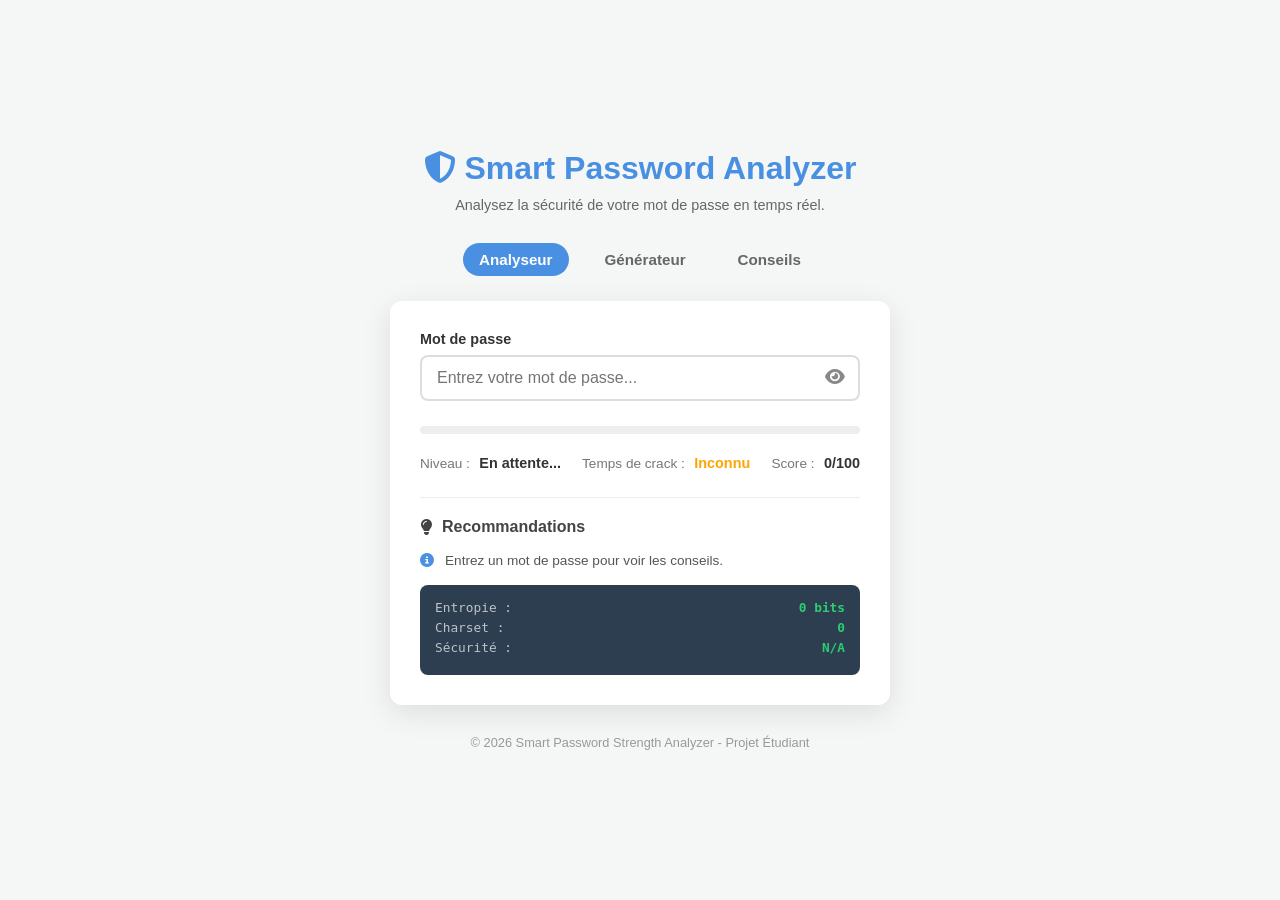
<file: index.html>
<!DOCTYPE html>
<html lang="fr">
<head>
    <meta charset="UTF-8">
    <meta name="viewport" content="width=device-width, initial-scale=1.0">
    <title>Smart Password Analyzer</title>
    <link rel="stylesheet" href="style.css">
    <!-- Font Awesome for icons -->
    <link rel="stylesheet" href="https://cdnjs.cloudflare.com/ajax/libs/font-awesome/6.4.0/css/all.min.css">
</head>
<body>
    <div class="container">
        <header>
            <h1><i class="fas fa-shield-alt"></i> Smart Password Analyzer</h1>
            <p>Analysez la sécurité de votre mot de passe en temps réel.</p>
        </header>

        <nav class="nav-menu">
            <a href="index.html" class="nav-link active">Analyseur</a>
            <a href="generator.html" class="nav-link">Générateur</a>
            <a href="tips.html" class="nav-link">Conseils</a>
        </nav>

        <main class="card">
            <div class="input-group">
                <label for="password">Mot de passe</label>
                <div class="password-wrapper">
                    <input type="password" id="password" placeholder="Entrez votre mot de passe..." autocomplete="off">
                    <button type="button" id="togglePassword" title="Afficher/Masquer">
                        <i class="fas fa-eye"></i>
                    </button>
                </div>
            </div>

            <div class="analysis-section">
                <div class="strength-meter">
                    <div id="strength-bar" class="bar"></div>
                </div>
                
                <div class="stats">
                    <div class="stat-item">
                        <span class="label">Niveau :</span>
                        <span id="strength-text" class="value">En attente...</span>
                    </div>
                    <div class="stat-item">
                        <span class="label">Temps de crack :</span>
                        <span id="crack-time" class="value text-warning">Inconnu</span>
                    </div>
                    <div class="stat-item">
                        <span class="label">Score :</span>
                        <span id="score-text" class="value">0/100</span>
                    </div>
                </div>

                <div class="recommendations">
                    <h3><i class="fas fa-lightbulb"></i> Recommandations</h3>
                    <ul id="recommendations-list">
                        <li>Entrez un mot de passe pour voir les conseils.</li>
                    </ul>
                </div>

                <div class="tech-details">
                    <div class="tech-line">
                        <span class="tech-label">Entropie :</span>
                        <span id="entropy-val" class="tech-value">0 bits</span>
                    </div>
                    <div class="tech-line">
                        <span class="tech-label">Charset :</span>
                        <span id="charset-val" class="tech-value">0</span>
                    </div>
                    <div class="tech-line">
                        <span class="tech-label">Sécurité :</span>
                        <span id="security-status" class="tech-value">N/A</span>
                    </div>
                </div>
            </div>
        </main>

        <footer>
            <p>&copy; 2026 Smart Password Strength Analyzer - Projet Étudiant</p>
        </footer>
    </div>
    <script src="script.js"></script>
</body>
</html>
</file>
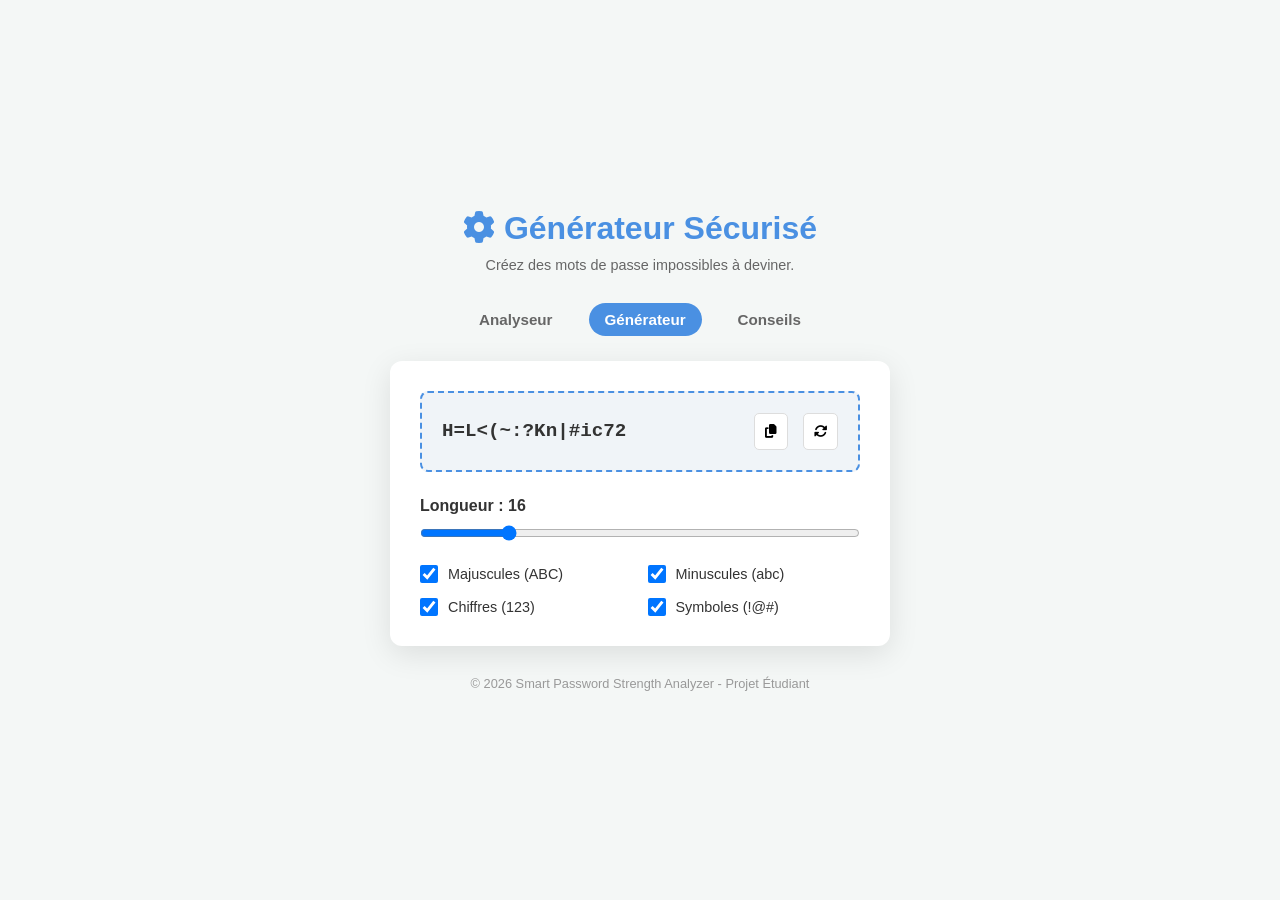
<file: generator.html>
<!DOCTYPE html>
<html lang="fr">
<head>
    <meta charset="UTF-8">
    <meta name="viewport" content="width=device-width, initial-scale=1.0">
    <title>Générateur de Mots de Passe - Smart Password Analyzer</title>
    <link rel="stylesheet" href="style.css">
    <link rel="stylesheet" href="https://cdnjs.cloudflare.com/ajax/libs/font-awesome/6.4.0/css/all.min.css">
</head>
<body>
    <div class="container">
        <header>
            <h1><i class="fas fa-cog"></i> Générateur Sécurisé</h1>
            <p>Créez des mots de passe impossibles à deviner.</p>
        </header>

        <nav class="nav-menu">
            <a href="index.html" class="nav-link">Analyseur</a>
            <a href="generator.html" class="nav-link active">Générateur</a>
            <a href="tips.html" class="nav-link">Conseils</a>
        </nav>

        <main class="card">
            <div class="result-container">
                <div class="generated-password" id="generatedPassword">........</div>
                <button id="copyBtn" title="Copier"><i class="fas fa-copy"></i></button>
                <button id="refreshBtn" title="Générer un nouveau"><i class="fas fa-sync-alt"></i></button>
            </div>

            <div class="settings">
                <div class="setting-item">
                    <label>Longueur : <span id="lengthVal">16</span></label>
                    <input type="range" id="lengthRange" min="8" max="50" value="16">
                </div>

                <div class="options-grid">
                    <label class="checkbox-container">
                        <input type="checkbox" id="includeUpper" checked> Majuscules (ABC)
                    </label>
                    <label class="checkbox-container">
                        <input type="checkbox" id="includeLower" checked> Minuscules (abc)
                    </label>
                    <label class="checkbox-container">
                        <input type="checkbox" id="includeNumbers" checked> Chiffres (123)
                    </label>
                    <label class="checkbox-container">
                        <input type="checkbox" id="includeSymbols" checked> Symboles (!@#)
                    </label>
                </div>
            </div>
        </main>

        <footer>
            <p>&copy; 2026 Smart Password Strength Analyzer - Projet Étudiant</p>
        </footer>
    </div>
    <script src="generator.js"></script>
</body>
</html>
</file>
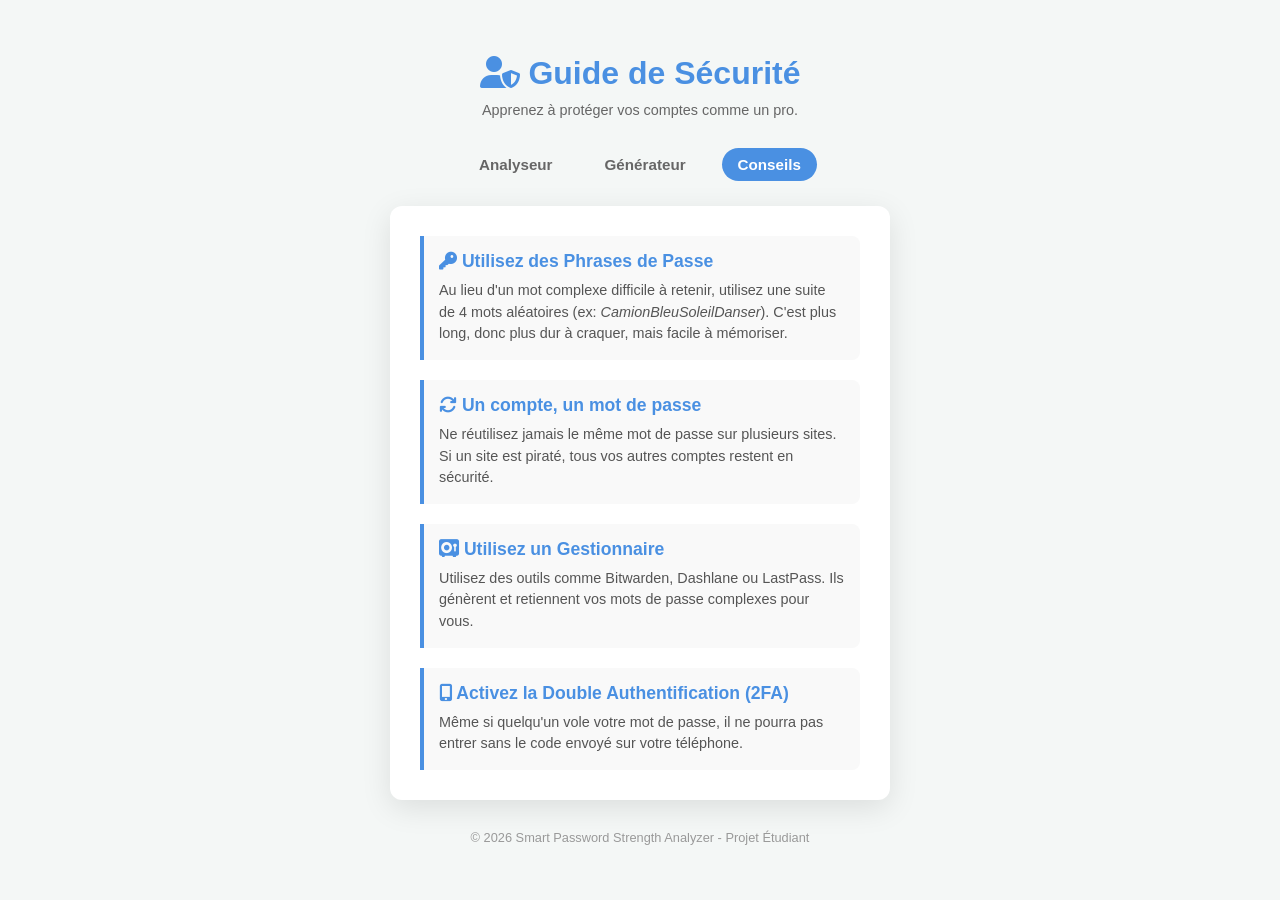
<file: tips.html>
<!DOCTYPE html>
<html lang="fr">
<head>
    <meta charset="UTF-8">
    <meta name="viewport" content="width=device-width, initial-scale=1.0">
    <title>Conseils de Sécurité - Smart Password Analyzer</title>
    <link rel="stylesheet" href="style.css">
    <link rel="stylesheet" href="https://cdnjs.cloudflare.com/ajax/libs/font-awesome/6.4.0/css/all.min.css">
</head>
<body>
    <div class="container">
        <header>
            <h1><i class="fas fa-user-shield"></i> Guide de Sécurité</h1>
            <p>Apprenez à protéger vos comptes comme un pro.</p>
        </header>

        <nav class="nav-menu">
            <a href="index.html" class="nav-link">Analyseur</a>
            <a href="generator.html" class="nav-link">Générateur</a>
            <a href="tips.html" class="nav-link active">Conseils</a>
        </nav>

        <main class="card">
            <section class="tips-section">
                <div class="tip-card">
                    <h3><i class="fas fa-key"></i> Utilisez des Phrases de Passe</h3>
                    <p>Au lieu d'un mot complexe difficile à retenir, utilisez une suite de 4 mots aléatoires (ex: <i>CamionBleuSoleilDanser</i>). C'est plus long, donc plus dur à craquer, mais facile à mémoriser.</p>
                </div>

                <div class="tip-card">
                    <h3><i class="fas fa-sync"></i> Un compte, un mot de passe</h3>
                    <p>Ne réutilisez jamais le même mot de passe sur plusieurs sites. Si un site est piraté, tous vos autres comptes restent en sécurité.</p>
                </div>

                <div class="tip-card">
                    <h3><i class="fas fa-vault"></i> Utilisez un Gestionnaire</h3>
                    <p>Utilisez des outils comme Bitwarden, Dashlane ou LastPass. Ils génèrent et retiennent vos mots de passe complexes pour vous.</p>
                </div>

                <div class="tip-card">
                    <h3><i class="fas fa-mobile-alt"></i> Activez la Double Authentification (2FA)</h3>
                    <p>Même si quelqu'un vole votre mot de passe, il ne pourra pas entrer sans le code envoyé sur votre téléphone.</p>
                </div>
            </section>
        </main>

        <footer>
            <p>&copy; 2026 Smart Password Strength Analyzer - Projet Étudiant</p>
        </footer>
    </div>
</body>
</html>
</file>
<file: style.css>
:root {
    --primary-color: #4a90e2;
    --bg-color: #f4f7f6;
    --card-bg: #ffffff;
    --text-color: #333;
    --weak-color: #ff4d4d;
    --medium-color: #ffa500;
    --strong-color: #2ecc71;
    --border-radius: 12px;
    --shadow: 0 8px 30px rgba(0, 0, 0, 0.1);
}

* {
    margin: 0;
    padding: 0;
    box-sizing: border-box;
}

body {
    font-family: 'Segoe UI', Tahoma, Geneva, Verdana, sans-serif;
    background-color: var(--bg-color);
    color: var(--text-color);
    display: flex;
    justify-content: center;
    align-items: center;
    min-height: 100vh;
    padding: 20px;
}

.container {
    width: 100%;
    max-width: 500px;
}

header {
    text-align: center;
    margin-bottom: 30px;
}

header h1 {
    font-size: 2rem;
    color: var(--primary-color);
    margin-bottom: 10px;
}

header p {
    color: #666;
    font-size: 0.9rem;
}

.nav-menu {
    display: flex;
    justify-content: center;
    gap: 20px;
    margin-bottom: 25px;
}

.nav-link {
    text-decoration: none;
    color: #666;
    font-size: 0.95rem;
    font-weight: 600;
    padding: 8px 16px;
    border-radius: 20px;
    transition: all 0.3s ease;
}

.nav-link:hover {
    color: var(--primary-color);
    background: rgba(74, 144, 226, 0.1);
}

.nav-link.active {
    color: white;
    background: var(--primary-color);
}

.card {
    background: var(--card-bg);
    padding: 30px;
    border-radius: var(--border-radius);
    box-shadow: var(--shadow);
}

.input-group {
    margin-bottom: 25px;
}

.input-group label {
    display: block;
    margin-bottom: 8px;
    font-weight: 600;
    font-size: 0.9rem;
}

.password-wrapper {
    position: relative;
    display: flex;
    align-items: center;
}

input[type="password"],
input[type="text"] {
    width: 100%;
    padding: 12px 45px 12px 15px;
    border: 2px solid #ddd;
    border-radius: 8px;
    font-size: 1rem;
    transition: border-color 0.3s ease;
    outline: none;
}

input:focus {
    border-color: var(--primary-color);
}

#togglePassword {
    position: absolute;
    right: 15px;
    background: none;
    border: none;
    cursor: pointer;
    color: #888;
    font-size: 1.1rem;
}

.strength-meter {
    height: 8px;
    background-color: #eee;
    border-radius: 4px;
    margin-bottom: 20px;
    overflow: hidden;
}

.bar {
    height: 100%;
    width: 0;
    transition: width 0.4s ease, background-color 0.4s ease;
}

.stats {
    display: flex;
    justify-content: space-between;
    margin-bottom: 25px;
}

.stat-item .label {
    font-size: 0.85rem;
    color: #777;
}

.stat-item .value {
    font-weight: 700;
    font-size: 0.9rem;
    margin-left: 5px;
}

.recommendations {
    border-top: 1px solid #eee;
    padding-top: 20px;
}

.recommendations h3 {
    font-size: 1rem;
    margin-bottom: 15px;
    display: flex;
    align-items: center;
    gap: 10px;
    color: #444;
}

.recommendations ul {
    list-style: none;
}

.recommendations li {
    font-size: 0.85rem;
    margin-bottom: 10px;
    padding-left: 25px;
    position: relative;
    color: #555;
    line-height: 1.4;
}

.recommendations li::before {
    content: "\f05a"; /* FontAwesome info-circle */
    font-family: "Font Awesome 6 Free";
    font-weight: 900;
    position: absolute;
    left: 0;
    color: var(--primary-color);
}

.recommendations li.check::before {
    content: "\f058"; /* FontAwesome check-circle */
    color: var(--strong-color);
}

.recommendations li.warning::before {
    content: "\f06a"; /* FontAwesome exclamation-circle */
    color: var(--weak-color);
}

/* Generator Styles */
.result-container {
    background: #f0f4f8;
    padding: 20px;
    border-radius: 8px;
    display: flex;
    align-items: center;
    gap: 15px;
    margin-bottom: 25px;
    border: 2px dashed var(--primary-color);
}

.generated-password {
    flex-grow: 1;
    font-family: 'Courier New', Courier, monospace;
    font-size: 1.2rem;
    font-weight: bold;
    color: var(--text-color);
    word-break: break-all;
}

.result-container button {
    background: white;
    border: 1px solid #ddd;
    padding: 10px;
    border-radius: 5px;
    cursor: pointer;
    transition: all 0.2s;
}

.result-container button:hover {
    background: var(--primary-color);
    color: white;
    border-color: var(--primary-color);
}

.settings {
    display: flex;
    flex-direction: column;
    gap: 20px;
}

.setting-item label {
    display: block;
    margin-bottom: 10px;
    font-weight: 600;
}

input[type="range"] {
    width: 100%;
    cursor: pointer;
}

.options-grid {
    display: grid;
    grid-template-columns: 1fr 1fr;
    gap: 15px;
}

.checkbox-container {
    display: flex;
    align-items: center;
    gap: 10px;
    font-size: 0.9rem;
    cursor: pointer;
}

.checkbox-container input {
    width: 18px;
    height: 18px;
    cursor: pointer;
}

/* Entropy & Technical Dashboard */
.tech-details {
    margin-top: 15px;
    background: #2c3e50;
    color: #ecf0f1;
    padding: 15px;
    border-radius: 8px;
    font-family: 'Consolas', monospace;
    font-size: 0.8rem;
}

.tech-line {
    display: flex;
    justify-content: space-between;
    margin-bottom: 5px;
}

.tech-label { color: #bdc3c7; }
.tech-value { color: #2ecc71; font-weight: bold; }

footer {
    text-align: center;
    margin-top: 30px;
    color: #999;
    font-size: 0.8rem;
}

/* Strength Colors */
.weak { background-color: var(--weak-color); }
.medium { background-color: var(--medium-color); }
.strong { background-color: var(--strong-color); }

.text-weak { color: var(--weak-color); }
.text-medium { color: var(--medium-color); }
.text-strong { color: var(--strong-color); }

.text-warning { color: var(--medium-color); }

/* Tips Page Styles */
.tips-section {
    display: flex;
    flex-direction: column;
    gap: 20px;
}

.tip-card {
    padding: 15px;
    border-left: 4px solid var(--primary-color);
    background: #f9f9f9;
    border-radius: 0 8px 8px 0;
}

.tip-card h3 {
    font-size: 1.1rem;
    margin-bottom: 8px;
    color: var(--primary-color);
}

.tip-card p {
    font-size: 0.9rem;
    line-height: 1.5;
    color: #555;
}
</file>
